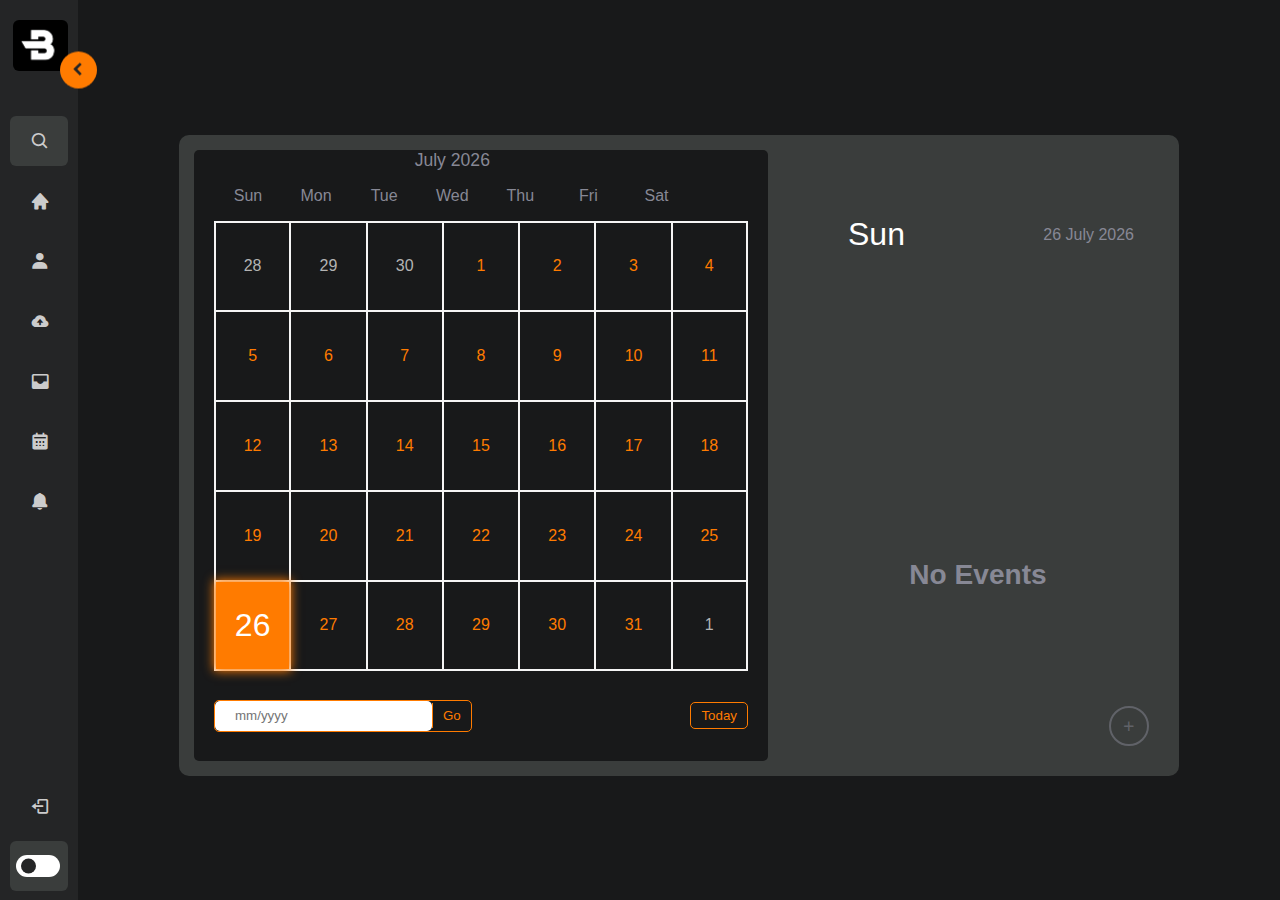
<file: project/otherpages/calander.html>
<!DOCTYPE html>
<html lang="en">
<head>
    <meta charset="UTF-8">
    <meta name="viewport" content="width=device-width, initial-scale=1.0">

    <!-- ICONS -->
    <link href='https://unpkg.com/boxicons@2.1.4/css/boxicons.min.css' rel='stylesheet'>

    <link rel="stylesheet" href="./calander.css">
    <title>Bloggy</title>
</head>
<body>
    <nav class="sidebar close">

        <header>
            <div class="image-text">
                <span class="image">
                    <img src="../images/logo-removebg-preview.png" alt="logo">   
                </span>
                
                <div class="text header-text">
                    <span class="name">BLOGGY</span>
                    <span class="profession">platform for bloggers</span>
                </div>
            </div>

            <i class='bx bxs-chevron-right toggle' ></i>
        </header>

        <div class="menu-bar">
            <div class="menu">
                <li class="search-box">
                    <i class="bx bx-search icon"></i>
                    <input id="searching-bar" type="search" placeholder="Search a blog...">
                </li>
                <ul class="menu-links">
                    <li class="nav-link">
                        <a href="../../index.html">
                            <i class='bx bxs-home icon'></i>
                            <span class="text link-name">Home</span>
                        </a>
                    </li>
                    <li class="nav-link">
                        <a href="./profile.html">
                            <i class='icon bx bxs-user'></i>
                            <span class="text link-name">Profile</span>
                        </a>
                    </li>
                    <li class="nav-link">
                        <a href="./editor.html">
                            <i class='bx bxs-cloud-upload icon'></i>
                            <span class="text link-name">Post</span>
                        </a>
                    </li>
                    <li class="nav-link">
                        <a href="./draft.html">
                            <i class='bx bxs-inbox icon'></i>
                            <span class="text link-name">Drafts</span>
                        </a>
                    </li>
                    <li class="nav-link">
                        <a href="#">
                            <i class='bx bxs-calendar icon'></i>
                            <span class="text link-name">Calendar</span>
                        </a>
                    </li>
                    <li class="nav-link">
                        <a href="./notifications.html">
                            <i class='bx bxs-bell icon'></i>
                            <span class="text link-name">Notifications</span>
                        </a>
                    </li>
                </ul>
            </div>
            <div class="bottom-content">

                <li class="nav-link">
                    <a href="#">
                        <i class='bx bx-log-out icon'></i>
                        <span class="text link-name">Logout</span>
                    </a>
                </li>

                <li class="mode">
                    <div class="moon-sun">
                        <i class='bx bx-moon icon moon'></i>
                        <i class='bx bx-sun icon sun'></i>

                    </div>
                    <span class="text mode-text">Dark Mode</span>
                    <div class="toggle-switch">
                        <span class="switch"></span>
                    </div>
                </li>

            </div>
        </div>

    </nav>

    <section class="main-content">
        <div class="header">
           <main>

            
            <div class="container">
                <div class="left">
                  <div class="calendar">
                    <div class="month">
                      <i class="fas fa-angle-left prev"></i>
                      <div class="date">december 2015</div>
                      <i class="fas fa-angle-right next"></i>
                    </div>
                    <div class="weekdays">
                      <div>Sun</div>
                      <div>Mon</div>
                      <div>Tue</div>
                      <div>Wed</div>
                      <div>Thu</div>
                      <div>Fri</div>
                      <div>Sat</div>
                    </div>
                    <div class="days"></div>
                    <div class="goto-today">
                      <div class="goto">
                        <input type="text" placeholder="mm/yyyy" class="date-input" />
                        <button class="goto-btn">Go</button>
                      </div>
                      <button class="today-btn">Today</button>
                    </div>
                  </div>
                </div>
                <div class="right">
                  <div class="today-date">
                    <div class="event-day">wed</div>
                    <div class="event-date">12th december 2022</div>
                  </div>
                  <div class="events"></div>
                  <div class="add-event-wrapper">
                    <div class="add-event-header">
                      <div class="title">Add Event</div>
                      <i class="fas fa-times close"></i>
                    </div>
                    <div class="add-event-body">
                      <div class="add-event-input">
                        <input type="text" placeholder="Event Name" class="event-name" />
                      </div>
                      <div class="add-event-input">
                        <input
                          type="text"
                          placeholder="Event Time From"
                          class="event-time-from"
                        />
                      </div>
                      <div class="add-event-input">
                        <input
                          type="text"
                          placeholder="Event Time To"
                          class="event-time-to"
                        />
                      </div>
                    </div>
                    <div class="add-event-footer">
                      <button class="add-event-btn">Add Event</button>
                    </div>
                  </div>
                </div>
                <button class="add-event">
                    <i class='bx bx-plus' ></i>
                </button>
              </div>
          
             
                
              </div>


            
           </main>
        </div>
    </section>

    


    <script src="./calander.js"></script>
</body>
</html>
</file>
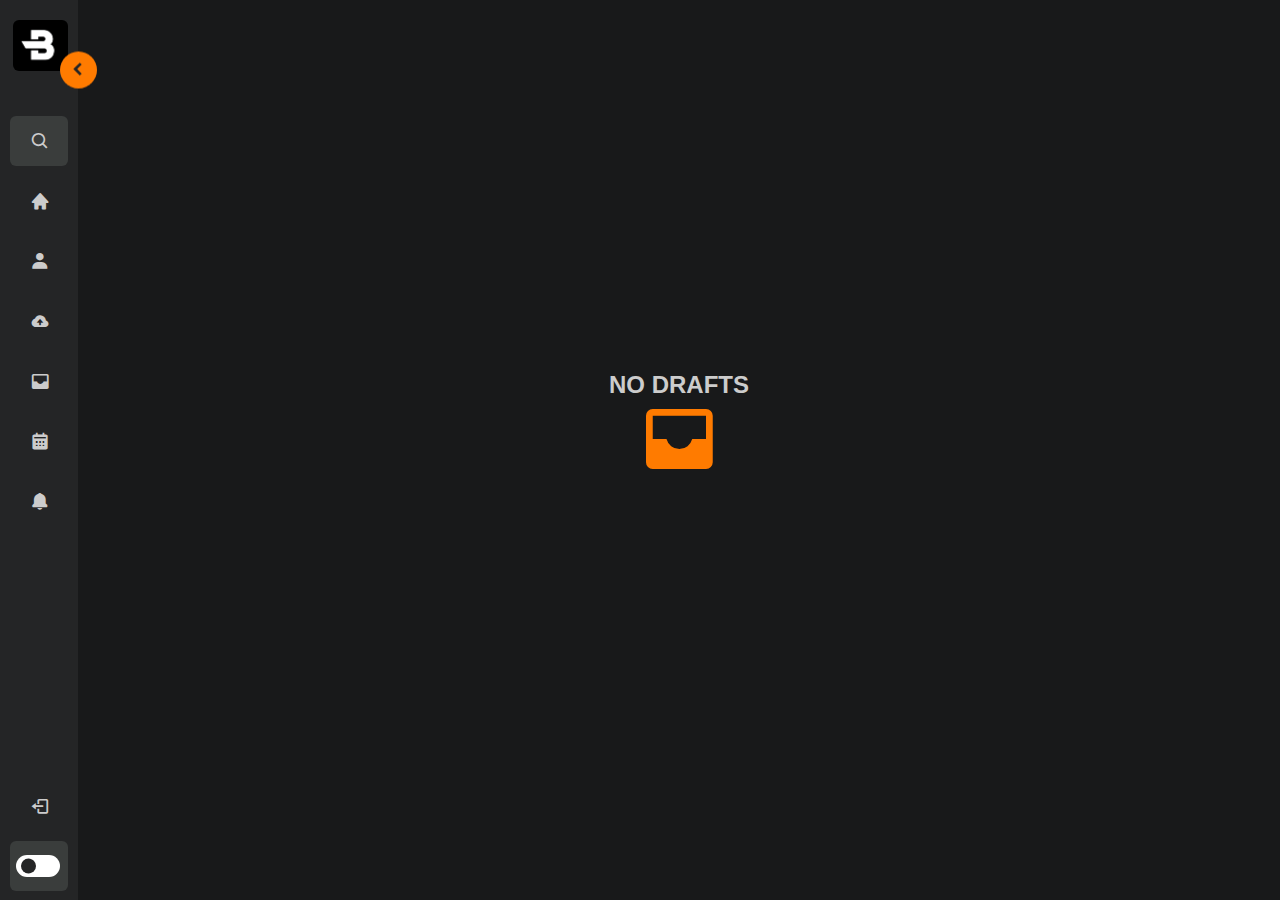
<file: project/otherpages/draft.html>
<!DOCTYPE html>
<html lang="en">
<head>
    <meta charset="UTF-8">
    <meta name="viewport" content="width=device-width, initial-scale=1.0">

    <!-- ICONS -->
    <link href='https://unpkg.com/boxicons@2.1.4/css/boxicons.min.css' rel='stylesheet'>

    <link rel="stylesheet" href="./notifications.css">
    <title>Bloggy</title>
</head>
<body>
    <nav class="sidebar close">

        <header>
            <div class="image-text">
                <span class="image">
                    <img src="../images/logo-removebg-preview.png" alt="logo">   
                </span>
                
                <div class="text header-text">
                    <span class="name">BLOGGY</span>
                    <span class="profession">platform for bloggers</span>
                </div>
            </div>

            <i class='bx bxs-chevron-right toggle' ></i>
        </header>

        <div class="menu-bar">
            <div class="menu">
                <li class="search-box">
                    <i class="bx bx-search icon"></i>
                    <input id="searching-bar" type="search" placeholder="Search a blog...">
                </li>
                <ul class="menu-links">
                    <li class="nav-link">
                        <a href="../../index.html">
                            <i class='bx bxs-home icon'></i>
                            <span class="text link-name">Home</span>
                        </a>
                    </li>
                    <li class="nav-link">
                        <a href="./profile.html">
                            <i class='icon bx bxs-user'></i>
                            <span class="text link-name">Profile</span>
                        </a>
                    </li>
                    <li class="nav-link">
                        <a href="./editor.html">
                            <i class='bx bxs-cloud-upload icon'></i>
                            <span class="text link-name">Post</span>
                        </a>
                    </li>
                    <li class="nav-link">
                        <a href="#">
                            <i class='bx bxs-inbox icon'></i>
                            <span class="text link-name">Drafts</span>
                        </a>
                    </li>
                    <li class="nav-link">
                        <a href="./calander.html">
                            <i class='bx bxs-calendar icon'></i>
                            <span class="text link-name">Calendar</span>
                        </a>
                    </li>
                    <li class="nav-link">
                        <a href="./notifications.html">
                            <i class='bx bxs-bell icon'></i>
                            <span class="text link-name">Notifications</span>
                        </a>
                    </li>
                </ul>
            </div>
            <div class="bottom-content">

                <li class="nav-link">
                    <a href="#">
                        <i class='bx bx-log-out icon'></i>
                        <span class="text link-name">Logout</span>
                    </a>
                </li>

                <li class="mode">
                    <div class="moon-sun">
                        <i class='bx bx-moon icon moon'></i>
                        <i class='bx bx-sun icon sun'></i>

                    </div>
                    <span class="text mode-text">Dark Mode</span>
                    <div class="toggle-switch">
                        <span class="switch"></span>
                    </div>
                </li>

            </div>
        </div>

    </nav>

    <section class="main-content">
        <div class="header">
           <main>

            <pre class="notificaations">NO DRAFTS</pre>
            <i class='bx bxs-inbox icon'></i>

            
           </main>
        </div>
    </section>

    


    <script src="../script.js"></script>
</body>
</html>
</file>
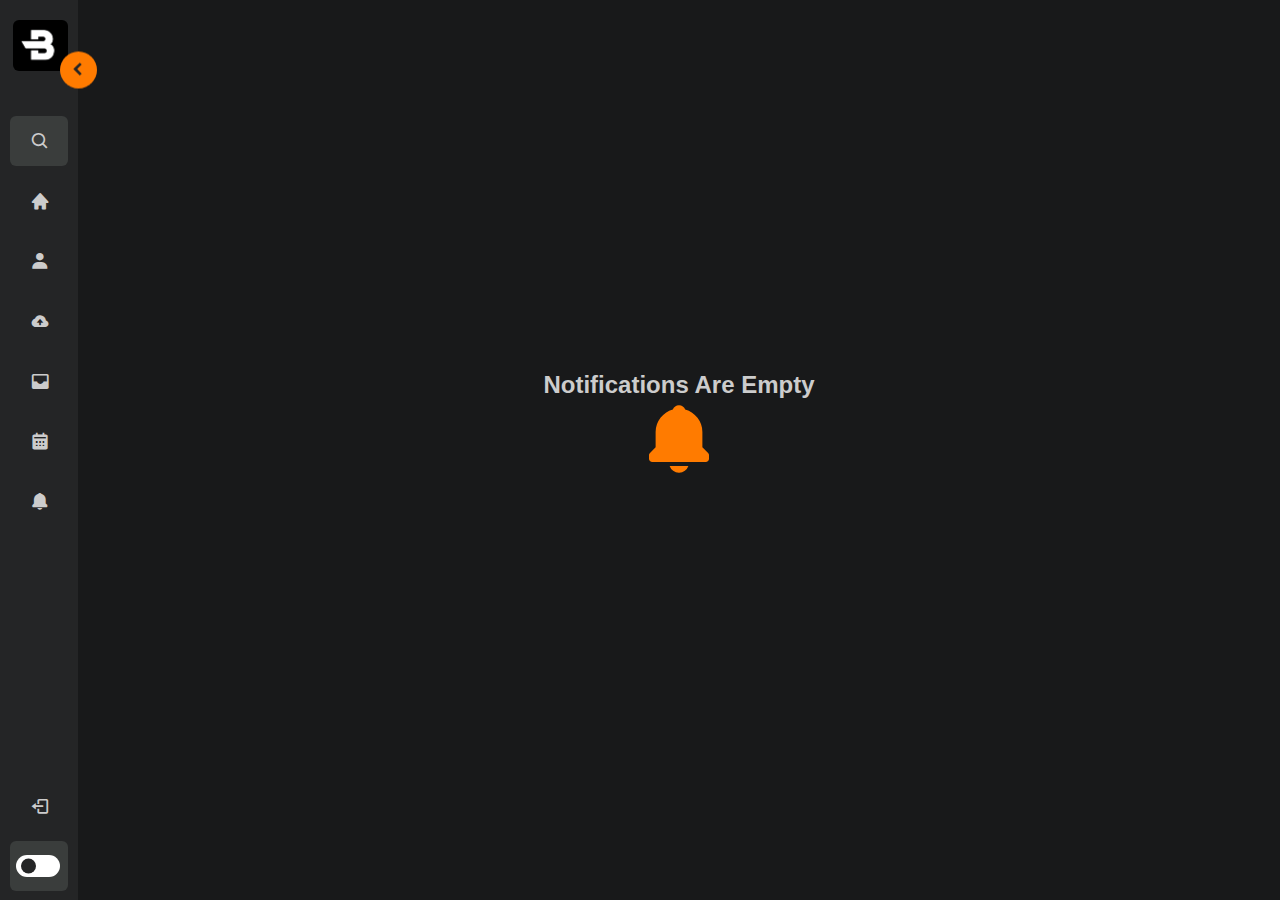
<file: project/otherpages/notifications.html>
<!DOCTYPE html>
<html lang="en">
<head>
    <meta charset="UTF-8">
    <meta name="viewport" content="width=device-width, initial-scale=1.0">

    <!-- ICONS -->
    <link href='https://unpkg.com/boxicons@2.1.4/css/boxicons.min.css' rel='stylesheet'>

    <link rel="stylesheet" href="./notifications.css">
    <title>Bloggy</title>
</head>
<body>
    <nav class="sidebar close">

        <header>
            <div class="image-text">
                <span class="image">
                    <img src="../images/logo-removebg-preview.png" alt="logo">   
                </span>
                
                <div class="text header-text">
                    <span class="name">BLOGGY</span>
                    <span class="profession">platform for bloggers</span>
                </div>
            </div>

            <i class='bx bxs-chevron-right toggle' ></i>
        </header>

        <div class="menu-bar">
            <div class="menu">
                <li class="search-box">
                    <i class="bx bx-search icon"></i>
                    <input id="searching-bar" type="search" placeholder="Search a blog...">
                </li>
                <ul class="menu-links">
                    <li class="nav-link">
                        <a href="../../index.html">
                            <i class='bx bxs-home icon'></i>
                            <span class="text link-name">Home</span>
                        </a>
                    </li>
                    <li class="nav-link">
                        <a href="./profile.html">
                            <i class='icon bx bxs-user'></i>
                            <span class="text link-name">Profile</span>
                        </a>
                    </li>
                    <li class="nav-link">
                        <a href="./editor.html">
                            <i class='bx bxs-cloud-upload icon'></i>
                            <span class="text link-name">Post</span>
                        </a>
                    </li>
                    <li class="nav-link">
                        <a href="./draft.html">
                            <i class='bx bxs-inbox icon'></i>
                            <span class="text link-name">Drafts</span>
                        </a>
                    </li>
                    <li class="nav-link">
                        <a href="./calander.html">
                            <i class='bx bxs-calendar icon'></i>
                            <span class="text link-name">Calendar</span>
                        </a>
                    </li>
                    <li class="nav-link">
                        <a href="#">
                            <i class='bx bxs-bell icon'></i>
                            <span class="text link-name">Notifications</span>
                        </a>
                    </li>
                </ul>
            </div>
            <div class="bottom-content">

                <li class="nav-link">
                    <a href="#">
                        <i class='bx bx-log-out icon'></i>
                        <span class="text link-name">Logout</span>
                    </a>
                </li>

                <li class="mode">
                    <div class="moon-sun">
                        <i class='bx bx-moon icon moon'></i>
                        <i class='bx bx-sun icon sun'></i>

                    </div>
                    <span class="text mode-text">Dark Mode</span>
                    <div class="toggle-switch">
                        <span class="switch"></span>
                    </div>
                </li>

            </div>
        </div>

    </nav>

    <section class="main-content">
        <div class="header">
           <main>

            <pre class="notificaations">Notifications Are Empty</pre>
            <i class='bx bxs-bell icon'></i>

            
           </main>
        </div>
    </section>

    


    <script src="../script.js"></script>
</body>
</html>
</file>
<file: project/otherpages/calander.css>
*{
    margin: 0;
    padding: 0;
    box-sizing: border-box;
    font-family: 'Roboto', sans-serif;
    white-space: nowrap;
}


/* ========SIDE-BAR======== */
:root{
    /* ========= Colors ========== */
    --body-color: #18191a;
    --sidebar-color: #242526;
    --primary-color: #ff7b00;
    --primary-color-light: #3a3d3c;
    --toggle-color:#fff;
    --text-color: #ccc;

    /* ======== Transitions ======== */
    --tran-02: all 0.2s ease;
    --tran-03: all 0.3s ease;
    --tran-04: all 0.4s ease;
    --tran-05: all 0.5s ease;
}


body{
    height: 100vh;
    background-color: var(--body-color);
    transition: var(--tran-04);
}

body.dark{
    --body-color: #E4e9f7;
    --sidebar-color: #fff;
    --primary-color: #ff7b00;
    --primary-color-light: #f6f5ff;
    --toggle-color:#ddd;
    --text-color: #707070;
   
}

/* =====reusable css===== */
.sidebar .text {
    font-size: 16px;
    font-weight: 500;
    color: var(--text-color);
    transition: all 1s ease;
    white-space: nowrap;
    opacity: 1;
}

.sidebar .image{
    min-width: 60px;
    display: flex;
    align-items: center;
    justify-content: center;
}

.sidebar .menu{
    margin-top: 35px;
}

/* ====== Sidebar ====== */


.sidebar header{
    position: relative;
}
.sidebar{
    z-index: 999;
    position: fixed;
    top: 0;
    left: 0;
    height: 100%;
    width: 250px;
    background-color: var(--sidebar-color);
    padding: 10px;
    transition: var(--tran-05);
}

.sidebar.close{
    width: 78px;
}

.sidebar.close .text{
    opacity: 0;
}
.sidebar .image-text img{
    width:55px;
    border-radius: 6px;
    background-color: black;
    padding: 5px;
}

.sidebar header .image-text{
    display: flex;
    align-items: center;
    margin-top: 10px;
}

header .image-text .header-text{
    display: flex;
    flex-direction: column;
}

#searching-bar{
    font-size: 1.1rem;
    margin-left: -20px;
}
.dark #searching-bar{
    color: white;
}
.header-text .name{
    font-weight: 800;
    color: white;
}

.dark .header-text .name{
    color: white;
}

.header-text .profession{
    font-size: 12px;
    color: var(--text-color);
    margin-top: -2px;
}

.sidebar header .toggle{
    position: absolute;
    top: 50px;
    right: -29px;
    transform: translateY(-50%);
    height: 37px;
    width: 37px;
    background-color: var(--primary-color);
    display: flex;
    align-items: center;
    justify-content: center;
    border-radius: 50%;
    cursor: pointer;
    font-size: 22px;
    color: var(--sidebar-color);
}

.sidebar.close .menu-bar .menu #searching-bar{
    display: none;
}
.sidebar.close .header-text{
    display: none;
    transition: var(--tran-05);
}
.dark .image img{ 
    filter: invert(1);
}

.sidebar li{
    height: 50px;;
    list-style: none;
    margin-top: 10px;
    display: flex;
    align-items: center;
    
}

.sidebar li .icon{
    min-width:60px;
    font-size: 20px;
    display: flex;
    align-items: center;
    justify-content: center;


}

.sidebar li .text,
.sidebar li .icon{
    color: var(--text-color);
    transition: var(--tran-02);
}

.sidebar li a{
    height: 100%;
    width: 100%;
    display: flex;
    align-items: center;
    text-decoration: none;
    border-radius: 6px;
    transition: var(--tran-02);
}

.sidebar .search-box{
    background-color: var(--primary-color-light);
    border-radius: 6px;
    transition: var(--tran-05);
}

.sidebar.close header .toggle{
    transform: translateY(-50%) rotate(180deg);
}

body.dark .menu-bar .mode i.sun{
    opacity: 1;
}
body.dark .menu-bar .mode i.moon{
    opacity: 0;
}

.search-box input{
    width: 100%;
    height: 100%;
    border: none;
    outline: none;
    padding: 0 10px;
    border-radius: 6px;
    background-color: var(--primary-color-light);
    transition: var(--tran-05);
}

.sidebar li a:hover{
    background-color: var(--primary-color);
}

.sidebar li a:hover .icon,
.sidebar li a:hover .text{
    color:var(--sidebar-color);
}

.sidebar .menu-bar{
    height: calc(100% - 60px);
    display: flex;
    flex-direction: column;
    justify-content: space-between;
}

.menu-bar .mode{
    position: relative;
    background-color: var(--primary-color-light);
    border-radius: 6px;
    
}

.menu-bar .mode .moon-sun{
    height: 50px;
    width: 60px;
    display: flex;
    align-items: center;
}

.menu-bar .mode i{
    position: absolute;
    transition: var(--tran-03);
}

.menu-bar .mode i.sun{
    opacity: 0;
}

.menu-bar .mode .toggle-switch{
    position:absolute;
    right: 0px;
    height: 100%;
    min-width: 60px;
    display: flex;
    justify-content: center;
    align-items: center;
    cursor: pointer;
}
.toggle-switch .switch{
    position: relative;
    height: 22px;
    width: 44px;
    background-color: var(--toggle-color);
    border-radius: 25px;
}

.switch::before{
    height: 15px;
    width: 15px;
    background-color: var(--sidebar-color);
    content: '';
    position: absolute;
    border-radius: 50%;
    top: 50%;
    left: 5px;
    transform: translateY(-50%);
    transition: var(--tran-03);
}

body.dark .switch::before{
    left: calc(100% - 20px);

}

.main-content{
    position: relative;
    height: 100vh;
    width: 100%;
    background-color: var(--body-color);
    transition: var(--tran-05);
    overflow: hidden;  
    margin-left: 250px;
}


.sidebar.close ~ .main-content{
    width:100vw;
    margin-left: 78px;
    transition: var(--tran-05);
}
.main-content{
    padding: 20px;
}

main{
    display: flex;
    justify-content: center;
    align-items: center;
    height: 90vh;
    margin-top: 30px;
    overflow: hidden;

}


:root {
    --primary-clr: #ff7b00;
  }


  
  body {
    position: relative;
    min-height: 80vh;
    display: flex;
    align-items: center;
    justify-content: center;;
  }
  .container {
    position: relative;
    width: 1000px;
    min-height: 600px;
    margin: 0 auto;
    padding: 5px;
    color: #fff;
    display: flex;
  
    border-radius: 10px;
    background-color: var(--primary-color-light);
    
  }
  .left {
    width: 60%;
    padding: 10px;
  }
  .calendar {
    position: relative;
    width: 100%;
    height: 100%;
    display: flex;
    flex-direction: column;
    flex-wrap: wrap;
    justify-content: space-between;
    color: #878895;
    border-radius: 5px;
    background-color: var(--body-color);
  }
  /* set after behind the main element */
 
  .calendar::before {
    height: 94%;
    left: calc(100% + 12px);
  }
  .calendar .month {
    width: 90%;
    height: -100px;
    display: flex;
    align-items: center;
    justify-content: space-between;
    padding: 0 50px;
    font-size: 1.1rem;
    font-weight: 500;
    text-transform: capitalize;
  }
  .calendar .month .prev,
  .calendar .month .next {
    cursor: pointer;
  }
  .calendar .month .prev:hover,
  .calendar .month .next:hover {
    color: var(--primary-clr);
  }
  .calendar .weekdays {
    width: 90%;
    height: 50px;
    display: flex;
    align-items: center;
    justify-content: space-between;
    padding: 0 20px;
    font-size: 1rem;
    font-weight: 500;
    text-transform: capitalize;
  }
  .weekdays div {
    width: 14.28%;
    height: 100%;
    display: flex;
    align-items: center;
    justify-content: center;
  }
  .calendar .days {
    width: 100%;
    display: flex;
    flex-wrap: wrap;
    justify-content: space-between;
    padding: 0 20px;
    font-size: 1rem;
    font-weight: 500;
    margin-bottom: 20px;
  }
  .calendar .days .day {
    width: 14.28%;
    height: 90px;
    display: flex;
    align-items: center;
    justify-content: center;
    cursor: pointer;
    color: var(--primary-clr);
    border: 1px solid #f5f5f5;
  }
  .calendar .days .day:nth-child(7n + 1) {
    border-left: 2px solid #f5f5f5;
  }
  .calendar .days .day:nth-child(7n) {
    border-right: 2px solid #f5f5f5;
  }
  .calendar .days .day:nth-child(-n + 7) {
    border-top: 2px solid #f5f5f5;
  }
  .calendar .days .day:nth-child(n + 29) {
    border-bottom: 2px solid #f5f5f5;
  }
  
  .calendar .days .day:not(.prev-date, .next-date):hover {
    color: #fff;
    background-color: var(--primary-clr);
  }
  .calendar .days .prev-date,
  .calendar .days .next-date {
    color: #b3b3b3;
  }
  .calendar .days .active {
    position: relative;
    font-size: 2rem;
    color: #fff;
    background-color: var(--primary-clr);
  }
  .calendar .days .active::before {
    content: "";
    position: absolute;
    top: 0;
    left: 0;
    width: 100%;
    height: 100%;
    box-shadow: 0 0 10px 2px var(--primary-clr);
  }
  .calendar .days .today {
    font-size: 2rem;
  }
  .calendar .days .event {
    position: relative;
  }
  .calendar .days .event::after {
    content: "";
    position: absolute;
    bottom: 10%;
    left: 50%;
    width: 75%;
    height: 6px;
    border-radius: 30px;
    transform: translateX(-50%);
    background-color: var(--primary-clr);
  }
  .calendar .days .day:hover.event::after {
    background-color: #fff;
  }
  .calendar .days .active.event::after {
    background-color: #fff;
    bottom: 20%;
  }
  .calendar .days .active.event {
    padding-bottom: 10px;
  }
  .calendar .goto-today {
    width: 100%;
    height: 50px;
    display: flex;
    align-items: center;
    justify-content: space-between;
    gap: 5px;
    padding: 0 20px;
    margin-bottom: 20px;
    color: var(--primary-clr);
  }
  .calendar .goto-today .goto {
    display: flex;
    align-items: center;
    border-radius: 5px;
    overflow: hidden;
    border: 1px solid var(--primary-clr);
  }
  .calendar .goto-today .goto input {
    width: 100%;
    height: 30px;
    outline: none;
    border: none;
    border-radius: 5px;
    padding: 0 20px;
    color: var(--primary-clr);
    border-radius: 5px;
  }
  .calendar .goto-today button {
    padding: 5px 10px;
    border: 1px solid var(--primary-clr);
    border-radius: 5px;
    background-color: transparent;
    cursor: pointer;
    color: var(--primary-clr);
  }
  .calendar .goto-today button:hover {
    color: #fff;
    background-color: var(--primary-clr);
  }
  .calendar .goto-today .goto button {
    border: none;
    border-left: 1px solid var(--primary-clr);
    border-radius: 0;
  }
  .container .right {
    position: relative;
    width: 40%;
    min-height: 100%;
    padding: 20px 0;
  }
  
  .right .today-date {
    width: 100%;
    height: 50px;
    display: flex;
    flex-wrap: wrap;
    gap: 10px;
    align-items: center;
    justify-content: space-between;
    padding: 0 40px;
    padding-left: 70px;
    margin-top: 50px;
    margin-bottom: 20px;
    text-transform: capitalize;
  }
  .right .today-date .event-day {
    font-size: 2rem;
    font-weight: 500;
  }
  .right .today-date .event-date {
    font-size: 1rem;
    font-weight: 400;
    color: #878895;
  }
  .events {
    width: 100%;
    height: 100%;
    max-height: 600px;
    overflow-x: hidden;
    overflow-y: auto;
    display: flex;
    flex-direction: column;
    padding-left: 4px;
  }
  .events .event {
    position: relative;
    width: 95%;
    min-height: 70px;
    display: flex;
    justify-content: center;
    flex-direction: column;
    gap: 5px;
    padding: 0 20px;
    padding-left: 50px;
    color: #fff;
    background: linear-gradient(90deg, #3f4458, transparent);
    cursor: pointer;
  }
  /* even event */
  .events .event:nth-child(even) {
    background: transparent;
  }
  .events .event:hover {
    background: linear-gradient(90deg, var(--primary-clr), transparent);
  }
  .events .event .title {
    display: flex;
    align-items: center;
    pointer-events: none;
  }
  .events .event .title .event-title {
    font-size: 1rem;
    font-weight: 400;
    margin-left: 20px;
  }
  .events .event i {
    color: var(--primary-clr);
    font-size: 0.5rem;
  }
  .events .event:hover i {
    color: #fff;
  }
  .events .event .event-time {
    font-size: 0.8rem;
    font-weight: 400;
    color: #878895;
    margin-left: 15px;
    pointer-events: none;
  }
  .events .event:hover .event-time {
    color: #fff;
  }
  /* add tick in event after */
  .events .event::after {
    content: "✓";
    position: absolute;
    top: 50%;
    right: 0;
    font-size: 3rem;
    line-height: 1;
    display: none;
    align-items: center;
    justify-content: center;
    opacity: 0.3;
    color: var(--primary-clr);
    transform: translateY(-50%);
  }
  .events .event:hover::after {
    display: flex;
  }
  .add-event {
    position: absolute;
    bottom: 30px;
    right: 30px;
    width: 40px;
    height: 40px;
    display: flex;
    align-items: center;
    justify-content: center;
    font-size: 1rem;
    color: #878895;
    border: 2px solid #878895;
    opacity: 0.5;
    border-radius: 50%;
    background-color: transparent;
    cursor: pointer;
  }
  .add-event:hover {
    opacity: 1;
  }
  .add-event i {
    pointer-events: none;
  }
  .events .no-event {
    width: 100%;
    height: 100%;
    display: flex;
    align-items: center;
    justify-content: center;
    font-size: 1.5rem;
    font-weight: 500;
    color: #878895;
  }
  .add-event-wrapper {
    position: absolute;
    bottom: 100px;
    left: 50%;
    width: 90%;
    max-height: 0;
    overflow: hidden;
    border-radius: 5px;
    background-color: #fff;
    transform: translateX(-50%);
    transition: max-height 0.5s ease;
  }
  .add-event-wrapper.active {
    max-height: 300px;
  }
  .add-event-header {
    width: 100%;
    height: 50px;
    display: flex;
    align-items: center;
    justify-content: space-between;
    padding: 0 20px;
    color: #373c4f;
    border-bottom: 1px solid #f5f5f5;
  }
  .add-event-header .close {
    font-size: 1.5rem;
    cursor: pointer;
  }
  .add-event-header .close:hover {
    color: var(--primary-clr);
  }
  .add-event-header .title {
    font-size: 1.2rem;
    font-weight: 500;
  }
  .add-event-body {
    width: 100%;
    height: 100%;
    display: flex;
    flex-direction: column;
    gap: 5px;
    padding: 20px;
  }
  .add-event-body .add-event-input {
    width: 100%;
    height: 40px;
    display: flex;
    align-items: center;
    justify-content: space-between;
    gap: 10px;
  }
  .add-event-body .add-event-input input {
    width: 100%;
    height: 100%;
    outline: none;
    border: none;
    border-bottom: 1px solid #f5f5f5;
    padding: 0 10px;
    font-size: 1rem;
    font-weight: 400;
    color: #373c4f;
  }
  .add-event-body .add-event-input input::placeholder {
    color: #a5a5a5;
  }
  .add-event-body .add-event-input input:focus {
    border-bottom: 1px solid var(--primary-clr);
  }
  .add-event-body .add-event-input input:focus::placeholder {
    color: var(--primary-clr);
  }
  .add-event-footer {
    display: flex;
    align-items: center;
    justify-content: center;
    padding: 20px;
  }
  .add-event-footer .add-event-btn {
    height: 40px;
    font-size: 1rem;
    font-weight: 500;
    outline: none;
    border: none;
    color: #fff;
    background-color: var(--primary-clr);
    border-radius: 5px;
    cursor: pointer;
    padding: 5px 10px;
    border: 1px solid var(--primary-clr);
  }
  .add-event-footer .add-event-btn:hover {
    background-color: transparent;
    color: var(--primary-clr);
  }
  
  /* media queries */
  
  @media screen and (max-width: 1000px) {
    body {
      align-items: flex-start;
      justify-content: flex-start;
    }
    .container {
      min-height: 100vh;
      flex-direction: column;
      border-radius: 0;
    }
    .container .left {
      width: 100%;
      height: 100%;
      padding: 20px 0;
    }
    .container .right {
      width: 100%;
      height: 100%;
      padding: 20px 0;
    }
    .calendar::before,
    .calendar::after {
      top: 100%;
      left: 50%;
      width: 97%;
      height: 12px;
      border-radius: 0 0 5px 5px;
      transform: translateX(-50%);
    }
    .calendar::before {
      width: 94%;
      top: calc(100% + 12px);
    }
    .events {
      padding-bottom: 340px;
    }
    .add-event-wrapper {
      bottom: 100px;
    }
  }
  @media screen and (max-width: 500px) {
    .calendar .month {
      height: 75px;
    }
    .calendar .weekdays {
      height: 50px;
    }
    .calendar .days .day {
      height: 40px;
      font-size: 0.8rem;
    }
    .calendar .days .day.active,
    .calendar .days .day.today {
      font-size: 1rem;
    }
    .right .today-date {
      padding: 20px;
    }
  }
  
  .credits {
    position: absolute;
    bottom: 0;
    left: 0;
    right: 0;
    text-align: center;
    padding: 10px;
    font-size: 12px;
    color: #fff;
    background-color: #b38add;
  }
  .credits a {
    text-decoration: none;
    font-weight: 600;
  }
  .credits a:hover {
    text-decoration: underline;
  }
</file>
<file: project/otherpages/notifications.css>
*{
    margin: 0;
    padding: 0;
    box-sizing: border-box;
    font-family: 'Roboto', sans-serif;
}


/* ========SIDE-BAR======== */
:root{
    /* ========= Colors ========== */
    --body-color: #18191a;
    --sidebar-color: #242526;
    --primary-color: #ff7b00;
    --primary-color-light: #3a3d3c;
    --toggle-color:#fff;
    --text-color: #ccc;

    /* ======== Transitions ======== */
    --tran-02: all 0.2s ease;
    --tran-03: all 0.3s ease;
    --tran-04: all 0.4s ease;
    --tran-05: all 0.5s ease;
}

body{
    height: 100vh;
    background-color: var(--body-color);
    transition: var(--tran-04);
}

body.dark{
    --body-color: #E4e9f7;
    --sidebar-color: #fff;
    --primary-color: #ff7b00;
    --primary-color-light: #f6f5ff;
    --toggle-color:#ddd;
    --text-color: #707070;
   
}

/* =====reusable css===== */
.sidebar .text {
    font-size: 16px;
    font-weight: 500;
    color: var(--text-color);
    transition: all 1s ease;
    white-space: nowrap;
    opacity: 1;
}

.sidebar .image{
    min-width: 60px;
    display: flex;
    align-items: center;
    justify-content: center;
}

.sidebar .menu{
    margin-top: 35px;
}

/* ====== Sidebar ====== */


.sidebar header{
    position: relative;
}
.sidebar{
    z-index: 999;
    position: fixed;
    top: 0;
    left: 0;
    height: 100%;
    width: 250px;
    background-color: var(--sidebar-color);
    padding: 10px;
    transition: var(--tran-05);
}

.sidebar.close{
    width: 78px;
}

.sidebar.close .text{
    opacity: 0;
}
.sidebar .image-text img{
    width:55px;
    border-radius: 6px;
    background-color: black;
    padding: 5px;
}

.sidebar header .image-text{
    display: flex;
    align-items: center;
    margin-top: 10px;
}

header .image-text .header-text{
    display: flex;
    flex-direction: column;
}

#searching-bar{
    font-size: 1.1rem;
    margin-left: -20px;
}
.dark #searching-bar{
    color: white;
}
.header-text .name{
    font-weight: 800;
    color: white;
}

.dark .header-text .name{
    color: white;
}

.header-text .profession{
    font-size: 12px;
    color: var(--text-color);
    margin-top: -2px;
}

.sidebar header .toggle{
    position: absolute;
    top: 50px;
    right: -29px;
    transform: translateY(-50%);
    height: 37px;
    width: 37px;
    background-color: var(--primary-color);
    display: flex;
    align-items: center;
    justify-content: center;
    border-radius: 50%;
    cursor: pointer;
    font-size: 22px;
    color: var(--sidebar-color);
}

.sidebar.close .menu-bar .menu #searching-bar{
    display: none;
}
.sidebar.close .header-text{
    display: none;
    transition: var(--tran-05);
}
.dark .image img{ 
    filter: invert(1);
}

.sidebar li{
    height: 50px;;
    list-style: none;
    margin-top: 10px;
    display: flex;
    align-items: center;
    
}

.sidebar li .icon{
    min-width:60px;
    font-size: 20px;
    display: flex;
    align-items: center;
    justify-content: center;


}

.sidebar li .text,
.sidebar li .icon{
    color: var(--text-color);
    transition: var(--tran-02);
}

.sidebar li a{
    height: 100%;
    width: 100%;
    display: flex;
    align-items: center;
    text-decoration: none;
    border-radius: 6px;
    transition: var(--tran-02);
}

.sidebar .search-box{
    background-color: var(--primary-color-light);
    border-radius: 6px;
    transition: var(--tran-05);
}

.sidebar.close header .toggle{
    transform: translateY(-50%) rotate(180deg);
}

body.dark .menu-bar .mode i.sun{
    opacity: 1;
}
body.dark .menu-bar .mode i.moon{
    opacity: 0;
}

.search-box input{
    width: 100%;
    height: 100%;
    border: none;
    outline: none;
    padding: 0 10px;
    border-radius: 6px;
    background-color: var(--primary-color-light);
    transition: var(--tran-05);
}

.sidebar li a:hover{
    background-color: var(--primary-color);
}

.sidebar li a:hover .icon,
.sidebar li a:hover .text{
    color:var(--sidebar-color);
}

.sidebar .menu-bar{
    height: calc(100% - 60px);
    display: flex;
    flex-direction: column;
    justify-content: space-between;
}

.menu-bar .mode{
    position: relative;
    background-color: var(--primary-color-light);
    border-radius: 6px;
    
}

.menu-bar .mode .moon-sun{
    height: 50px;
    width: 60px;
    display: flex;
    align-items: center;
}

.menu-bar .mode i{
    position: absolute;
    transition: var(--tran-03);
}

.menu-bar .mode i.sun{
    opacity: 0;
}

.menu-bar .mode .toggle-switch{
    position:absolute;
    right: 0px;
    height: 100%;
    min-width: 60px;
    display: flex;
    justify-content: center;
    align-items: center;
    cursor: pointer;
}
.toggle-switch .switch{
    position: relative;
    height: 22px;
    width: 44px;
    background-color: var(--toggle-color);
    border-radius: 25px;
}

.switch::before{
    height: 15px;
    width: 15px;
    background-color: var(--sidebar-color);
    content: '';
    position: absolute;
    border-radius: 50%;
    top: 50%;
    left: 5px;
    transform: translateY(-50%);
    transition: var(--tran-03);
}

body.dark .switch::before{
    left: calc(100% - 20px);

}

.main-content{
    position: relative;
    left: 250px;
    height: 100%;
    width: calc(100% - 250px);
    background-color: var(--body-color);
    transition: var(--tran-05);
}

.sidebar.close ~ .main-content{
    left: 78px;
    width: calc(100% - 78px);
}
.main-content{
    padding: 20px;
}

main{
    display: flex;
    flex-direction: column;
    justify-content: center;
    align-items: center;
    height: 90vh;
}
.notificaations{
    color: var(--text-color);
    font-size: 1.5rem;
    font-weight: bolder;
}

main > i {
    font-size: 5rem;
    color: var(--primary-color);
}
</file>
